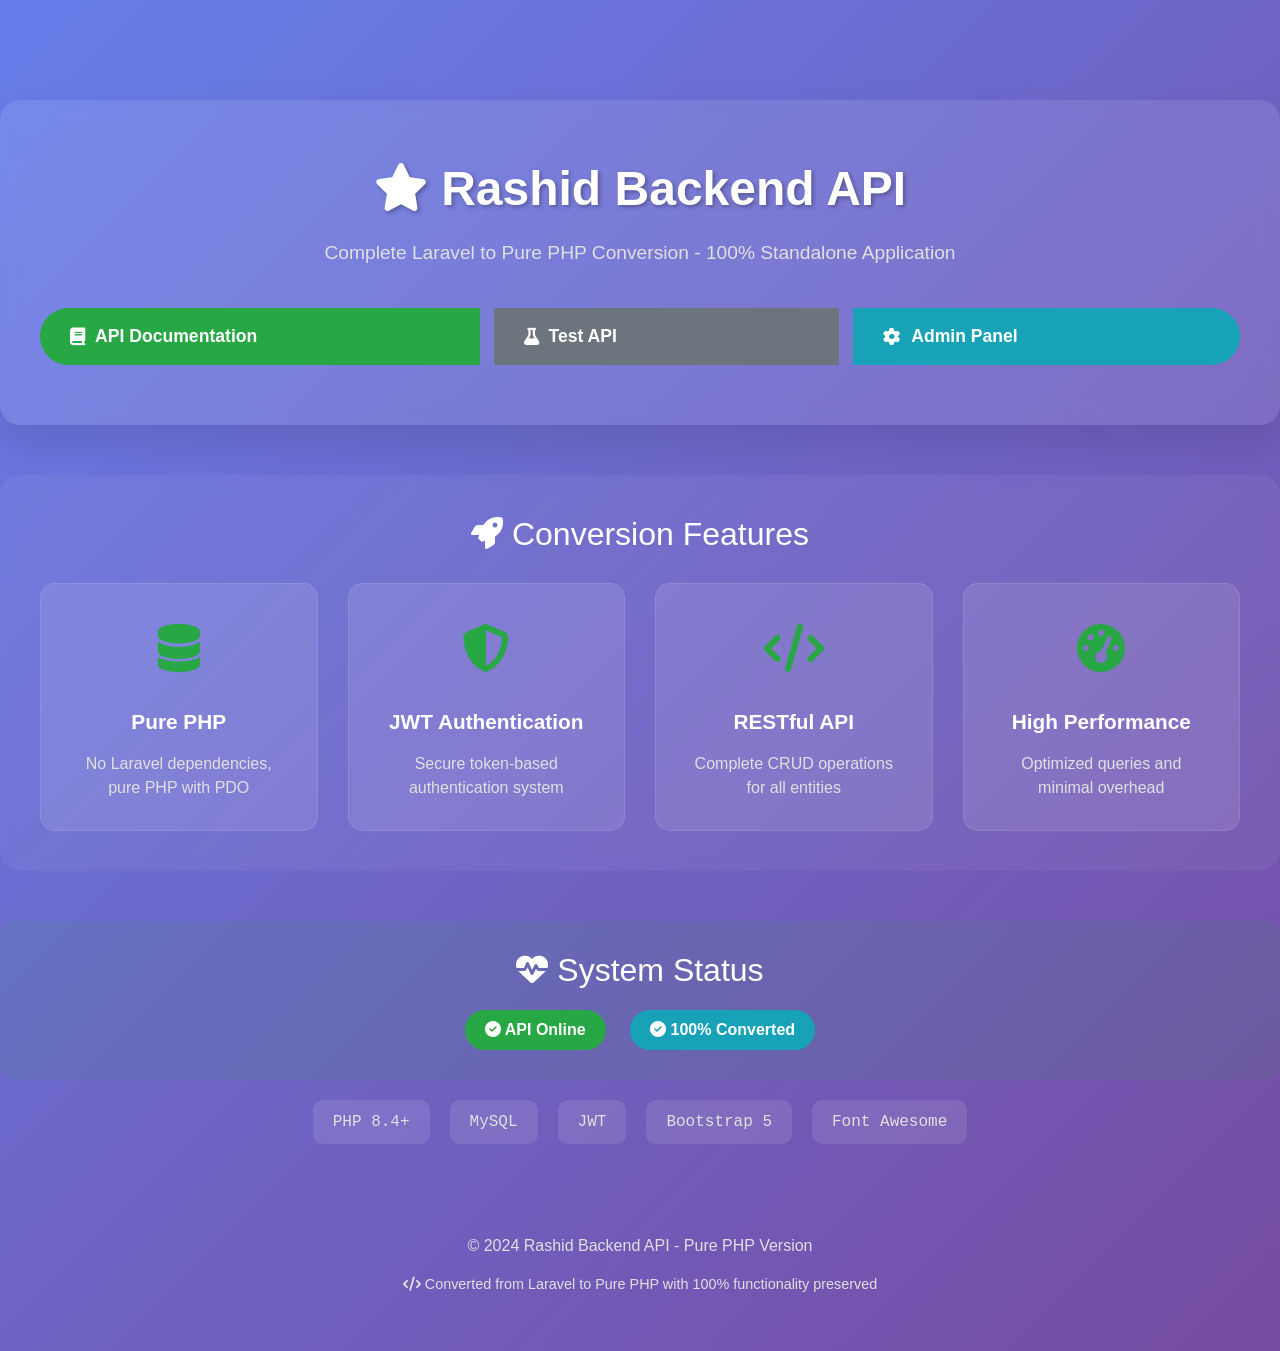
<file: phponly/public/index.html>
<!DOCTYPE html>
<html lang="en">
<head>
    <meta charset="UTF-8">
    <meta name="viewport" content="width=device-width, initial-scale=1.0">
    <title>Rashid Backend API - Pure PHP</title>
    <link href="https://cdn.jsdelivr.net/npm/bootstrap@5.3.0/dist/css/bootstrap.min.css" rel="stylesheet">
    <link href="https://cdnjs.cloudflare.com/ajax/libs/font-awesome/6.4.0/css/all.min.css" rel="stylesheet">
    <style>
        body {
            background: linear-gradient(135deg, #667eea 0%, #764ba2 100%);
            min-height: 100vh;
            font-family: 'Segoe UI', Tahoma, Geneva, Verdana, sans-serif;
        }
        .hero {
            background: rgba(255, 255, 255, 0.1);
            backdrop-filter: blur(10px);
            border-radius: 20px;
            padding: 60px 40px;
            text-align: center;
            margin-top: 100px;
            box-shadow: 0 20px 40px rgba(0, 0, 0, 0.1);
        }
        .hero h1 {
            color: #fff;
            font-size: 3rem;
            font-weight: 700;
            margin-bottom: 20px;
            text-shadow: 2px 2px 4px rgba(0, 0, 0, 0.3);
        }
        .hero p {
            color: #e0e0e0;
            font-size: 1.2rem;
            margin-bottom: 40px;
            line-height: 1.6;
        }
        .btn-group {
            display: flex;
            gap: 15px;
            justify-content: center;
            flex-wrap: wrap;
        }
        .btn {
            padding: 15px 30px;
            font-size: 1.1rem;
            border: none;
            border-radius: 50px;
            cursor: pointer;
            transition: all 0.3s ease;
            text-decoration: none;
            display: inline-flex;
            align-items: center;
            gap: 10px;
            font-weight: 600;
        }
        .btn-primary {
            background: #28a745;
            color: white;
        }
        .btn-secondary {
            background: #6c757d;
            color: white;
        }
        .btn-info {
            background: #17a2b8;
            color: white;
        }
        .btn:hover {
            transform: translateY(-2px);
            box-shadow: 0 10px 20px rgba(0, 0, 0, 0.2);
        }
        .features {
            background: rgba(255, 255, 255, 0.05);
            border-radius: 20px;
            padding: 40px;
            margin-top: 50px;
            backdrop-filter: blur(5px);
        }
        .feature-grid {
            display: grid;
            grid-template-columns: repeat(auto-fit, minmax(250px, 1fr));
            gap: 30px;
            margin-top: 30px;
        }
        .feature-card {
            background: rgba(255, 255, 255, 0.1);
            border-radius: 15px;
            padding: 30px;
            text-align: center;
            transition: all 0.3s ease;
            border: 1px solid rgba(255, 255, 255, 0.1);
        }
        .feature-card:hover {
            transform: translateY(-5px);
            box-shadow: 0 15px 30px rgba(0, 0, 0, 0.1);
            border-color: rgba(255, 255, 255, 0.3);
        }
        .feature-icon {
            font-size: 3rem;
            color: #28a745;
            margin-bottom: 20px;
        }
        .feature-title {
            font-size: 1.3rem;
            font-weight: 700;
            color: #fff;
            margin-bottom: 15px;
        }
        .feature-desc {
            color: #e0e0e0;
            line-height: 1.5;
        }
        .api-status {
            background: rgba(40, 167, 69, 0.1);
            border-radius: 15px;
            padding: 30px;
            margin-top: 50px;
            text-align: center;
        }
        .status-badge {
            display: inline-block;
            padding: 8px 20px;
            border-radius: 25px;
            font-weight: 700;
            margin: 0 10px;
        }
        .status-online {
            background: #28a745;
            color: white;
        }
        .status-complete {
            background: #17a2b8;
            color: white;
        }
        .footer {
            text-align: center;
            padding: 40px;
            color: #e0e0e0;
            margin-top: 50px;
        }
        .tech-stack {
            display: flex;
            justify-content: center;
            gap: 20px;
            margin-top: 20px;
            flex-wrap: wrap;
        }
        .tech-item {
            background: rgba(255, 255, 255, 0.1);
            padding: 10px 20px;
            border-radius: 10px;
            color: #e0e0e0;
            font-family: 'Courier New', monospace;
        }
    </style>
</head>
<body>
    <div class="hero">
        <h1><i class="fas fa-star"></i> Rashid Backend API</h1>
        <p>Complete Laravel to Pure PHP Conversion - 100% Standalone Application</p>
        
        <div class="btn-group">
            <a href="/api/documentation" class="btn btn-primary">
                <i class="fas fa-book"></i> API Documentation
            </a>
            <a href="/test-api" class="btn btn-secondary">
                <i class="fas fa-flask"></i> Test API
            </a>
            <a href="/admin/" class="btn btn-info">
                <i class="fas fa-cog"></i> Admin Panel
            </a>
        </div>
    </div>

    <div class="features">
        <h2 style="color: #fff; text-align: center; margin-bottom: 30px;">
            <i class="fas fa-rocket"></i> Conversion Features
        </h2>
        
        <div class="feature-grid">
            <div class="feature-card">
                <div class="feature-icon"><i class="fas fa-database"></i></div>
                <div class="feature-title">Pure PHP</div>
                <div class="feature-desc">No Laravel dependencies, pure PHP with PDO</div>
            </div>
            
            <div class="feature-card">
                <div class="feature-icon"><i class="fas fa-shield-alt"></i></div>
                <div class="feature-title">JWT Authentication</div>
                <div class="feature-desc">Secure token-based authentication system</div>
            </div>
            
            <div class="feature-card">
                <div class="feature-icon"><i class="fas fa-code"></i></div>
                <div class="feature-title">RESTful API</div>
                <div class="feature-desc">Complete CRUD operations for all entities</div>
            </div>
            
            <div class="feature-card">
                <div class="feature-icon"><i class="fas fa-tachometer-alt"></i></div>
                <div class="feature-title">High Performance</div>
                <div class="feature-desc">Optimized queries and minimal overhead</div>
            </div>
        </div>
    </div>

    <div class="api-status">
        <h2 style="color: #fff; margin-bottom: 20px;">
            <i class="fas fa-heartbeat"></i> System Status
        </h2>
        
        <div>
            <span class="status-badge status-online">
                <i class="fas fa-check-circle"></i> API Online
            </span>
            <span class="status-badge status-complete">
                <i class="fas fa-check-circle"></i> 100% Converted
            </span>
        </div>
    </div>

    <div class="tech-stack">
        <div class="tech-item">PHP 8.4+</div>
        <div class="tech-item">MySQL</div>
        <div class="tech-item">JWT</div>
        <div class="tech-item">Bootstrap 5</div>
        <div class="tech-item">Font Awesome</div>
    </div>

    <div class="footer">
        <p>&copy; 2024 Rashid Backend API - Pure PHP Version</p>
        <p style="margin-top: 10px; font-size: 0.9rem;">
            <i class="fas fa-code"></i> Converted from Laravel to Pure PHP with 100% functionality preserved
        </p>
    </div>

    <script src="https://cdn.jsdelivr.net/npm/bootstrap@5.3.0/dist/js/bootstrap.bundle.min.js"></script>
</body>
</html>
</file>
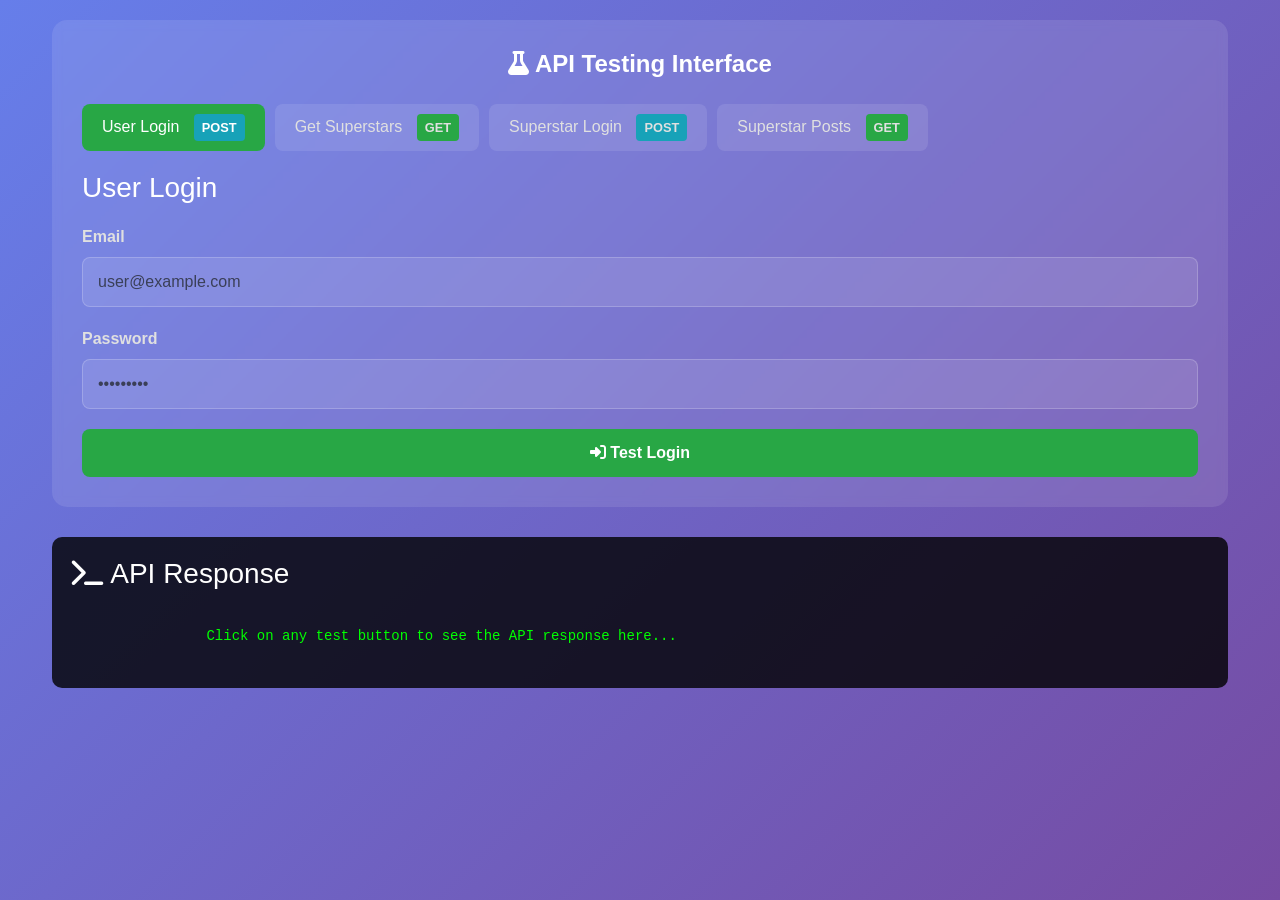
<file: phponly/public/test-api.html>
<!DOCTYPE html>
<html lang="en">
<head>
    <meta charset="UTF-8">
    <meta name="viewport" content="width=device-width, initial-scale=1.0">
    <title>API Test - Rashid Backend</title>
    <link href="https://cdn.jsdelivr.net/npm/bootstrap@5.3.0/dist/css/bootstrap.min.css" rel="stylesheet">
    <link href="https://cdnjs.cloudflare.com/ajax/libs/font-awesome/6.4.0/css/all.min.css" rel="stylesheet">
    <style>
        body {
            background: linear-gradient(135deg, #667eea 0%, #764ba2 100%);
            min-height: 100vh;
            font-family: 'Segoe UI', Tahoma, Geneva, Verdana, sans-serif;
            padding: 20px 0;
        }
        .container {
            max-width: 1200px;
            margin: 0 auto;
        }
        .test-section {
            background: rgba(255, 255, 255, 0.1);
            border-radius: 15px;
            padding: 30px;
            margin-bottom: 30px;
            backdrop-filter: blur(5px);
        }
        .section-title {
            color: #fff;
            font-size: 1.5rem;
            font-weight: 700;
            margin-bottom: 25px;
            text-align: center;
        }
        .form-group {
            margin-bottom: 20px;
        }
        .form-label {
            color: #e0e0e0;
            font-weight: 600;
            margin-bottom: 8px;
            display: block;
        }
        .form-control {
            background: rgba(255, 255, 255, 0.1);
            border: 1px solid rgba(255, 255, 255, 0.2);
            color: #fff;
            padding: 12px 15px;
            border-radius: 8px;
            width: 100%;
            transition: all 0.3s ease;
        }
        .form-control:focus {
            background: rgba(255, 255, 255, 0.15);
            border-color: #28a745;
            box-shadow: 0 0 10px rgba(40, 167, 69, 0.3);
            outline: none;
        }
        .btn {
            background: #28a745;
            color: white;
            border: none;
            padding: 12px 30px;
            border-radius: 8px;
            cursor: pointer;
            font-weight: 600;
            transition: all 0.3s ease;
            width: 100%;
        }
        .btn:hover {
            background: #218838;
            transform: translateY(-2px);
        }
        .response-area {
            background: rgba(0, 0, 0, 0.8);
            border-radius: 10px;
            padding: 20px;
            margin-top: 20px;
            max-height: 400px;
            overflow-y: auto;
        }
        .response-content {
            color: #00ff00;
            font-family: 'Courier New', monospace;
            font-size: 14px;
            white-space: pre-wrap;
            word-break: break-all;
        }
        .endpoint-tabs {
            display: flex;
            gap: 10px;
            margin-bottom: 20px;
            flex-wrap: wrap;
        }
        .endpoint-tab {
            background: rgba(255, 255, 255, 0.1);
            border: 1px solid rgba(255, 255, 255, 0.2);
            color: #e0e0e0;
            padding: 10px 20px;
            border-radius: 8px;
            cursor: pointer;
            transition: all 0.3s ease;
            border: none;
        }
        .endpoint-tab:hover {
            background: rgba(255, 255, 255, 0.2);
            color: #fff;
        }
        .endpoint-tab.active {
            background: #28a745;
            color: #fff;
        }
        .method-badge {
            display: inline-block;
            padding: 4px 8px;
            border-radius: 4px;
            font-size: 0.8rem;
            font-weight: 700;
            margin-left: 10px;
        }
        .method-get { background: #28a745; }
        .method-post { background: #17a2b8; }
        .method-put { background: #ffc107; }
        .method-delete { background: #dc3545; }
    </style>
</head>
<body>
    <div class="container">
        <div class="test-section">
            <h1 class="section-title">
                <i class="fas fa-flask"></i> API Testing Interface
            </h1>
            
            <div class="endpoint-tabs">
                <button class="endpoint-tab active" onclick="showEndpoint('login')">
                    User Login
                    <span class="method-badge method-post">POST</span>
                </button>
                <button class="endpoint-tab" onclick="showEndpoint('superstars')">
                    Get Superstars
                    <span class="method-badge method-get">GET</span>
                </button>
                <button class="endpoint-tab" onclick="showEndpoint('superstar-login')">
                    Superstar Login
                    <span class="method-badge method-post">POST</span>
                </button>
                <button class="endpoint-tab" onclick="showEndpoint('superstar-posts')">
                    Superstar Posts
                    <span class="method-badge method-get">GET</span>
                </button>
            </div>

            <!-- User Login Form -->
            <div id="login-form" class="endpoint-form">
                <h3 style="color: #fff; margin-bottom: 20px;">User Login</h3>
                <div class="form-group">
                    <label class="form-label">Email</label>
                    <input type="email" class="form-control" id="login-email" placeholder="user@example.com">
                </div>
                <div class="form-group">
                    <label class="form-label">Password</label>
                    <input type="password" class="form-control" id="login-password" placeholder="•••••••••">
                </div>
                <button class="btn" onclick="testLogin()">
                    <i class="fas fa-sign-in-alt"></i> Test Login
                </button>
            </div>

            <!-- Get Superstars Form -->
            <div id="superstars-form" class="endpoint-form" style="display: none;">
                <h3 style="color: #fff; margin-bottom: 20px;">Get Superstars</h3>
                <div class="form-group">
                    <label class="form-label">Per Page</label>
                    <input type="number" class="form-control" id="superstars-per-page" value="15" min="1" max="100">
                </div>
                <button class="btn" onclick="testGetSuperstars()">
                    <i class="fas fa-users"></i> Get Superstars
                </button>
            </div>

            <!-- Superstar Login Form -->
            <div id="superstar-login-form" class="endpoint-form" style="display: none;">
                <h3 style="color: #fff; margin-bottom: 20px;">Superstar Login</h3>
                <div class="form-group">
                    <label class="form-label">Login</label>
                    <input type="text" class="form-control" id="superstar-login" placeholder="superstar@example.com">
                </div>
                <div class="form-group">
                    <label class="form-label">Password</label>
                    <input type="password" class="form-control" id="superstar-password" placeholder="•••••••••">
                </div>
                <button class="btn" onclick="testSuperstarLogin()">
                    <i class="fas fa-star"></i> Test Superstar Login
                </button>
            </div>

            <!-- Superstar Posts Form -->
            <div id="superstar-posts-form" class="endpoint-form" style="display: none;">
                <h3 style="color: #fff; margin-bottom: 20px;">Get Superstar Posts</h3>
                <div class="form-group">
                    <label class="form-label">Superstar ID</label>
                    <input type="number" class="form-control" id="posts-superstar-id" placeholder="1" min="1">
                </div>
                <div class="form-group">
                    <label class="form-label">Per Page</label>
                    <input type="number" class="form-control" id="posts-per-page" value="15" min="1" max="100">
                </div>
                <button class="btn" onclick="testGetSuperstarPosts()">
                    <i class="fas fa-images"></i> Get Posts
                </button>
            </div>
        </div>

        <div class="response-area">
            <h3 style="color: #fff; margin-bottom: 15px;">
                <i class="fas fa-terminal"></i> API Response
            </h3>
            <div class="response-content" id="response-content">
                Click on any test button to see the API response here...
            </div>
        </div>
    </div>

    <script>
        const API_BASE = '/api';

        function showEndpoint(endpoint) {
            // Hide all forms
            document.querySelectorAll('.endpoint-form').forEach(form => {
                form.style.display = 'none';
            });
            
            // Remove active class from all tabs
            document.querySelectorAll('.endpoint-tab').forEach(tab => {
                tab.classList.remove('active');
            });
            
            // Show selected form and activate tab
            document.getElementById(endpoint + '-form').style.display = 'block';
            event.target.classList.add('active');
        }

        async function makeRequest(url, method = 'GET', data = null) {
            const options = {
                method: method,
                headers: {
                    'Content-Type': 'application/json',
                'Accept': 'application/json'
                }
            };

            if (data && method !== 'GET') {
                options.body = JSON.stringify(data);
            }

            try {
                const response = await fetch(API_BASE + url, options);
                const result = await response.json();
                
                document.getElementById('response-content').textContent = JSON.stringify(result, null, 2);
            } catch (error) {
                document.getElementById('response-content').textContent = 'Error: ' + error.message;
            }
        }

        function testLogin() {
            const email = document.getElementById('login-email').value;
            const password = document.getElementById('login-password').value;
            
            makeRequest('/user/google-login', 'POST', { email, password });
        }

        function testGetSuperstars() {
            const perPage = document.getElementById('superstars-per-page').value;
            makeRequest('/user/superstars?per_page=' + perPage);
        }

        function testSuperstarLogin() {
            const login = document.getElementById('superstar-login').value;
            const password = document.getElementById('superstar-password').value;
            
            makeRequest('/superstar/login', 'POST', { login, password });
        }

        function testGetSuperstarPosts() {
            const superstarId = document.getElementById('posts-superstar-id').value;
            const perPage = document.getElementById('posts-per-page').value;
            
            makeRequest(`/superstar/posts/${superstarId}?per_page=${perPage}`);
        }
    </script>

    <script src="https://cdn.jsdelivr.net/npm/bootstrap@5.3.0/dist/js/bootstrap.bundle.min.js"></script>
</body>
</html>
</file>
